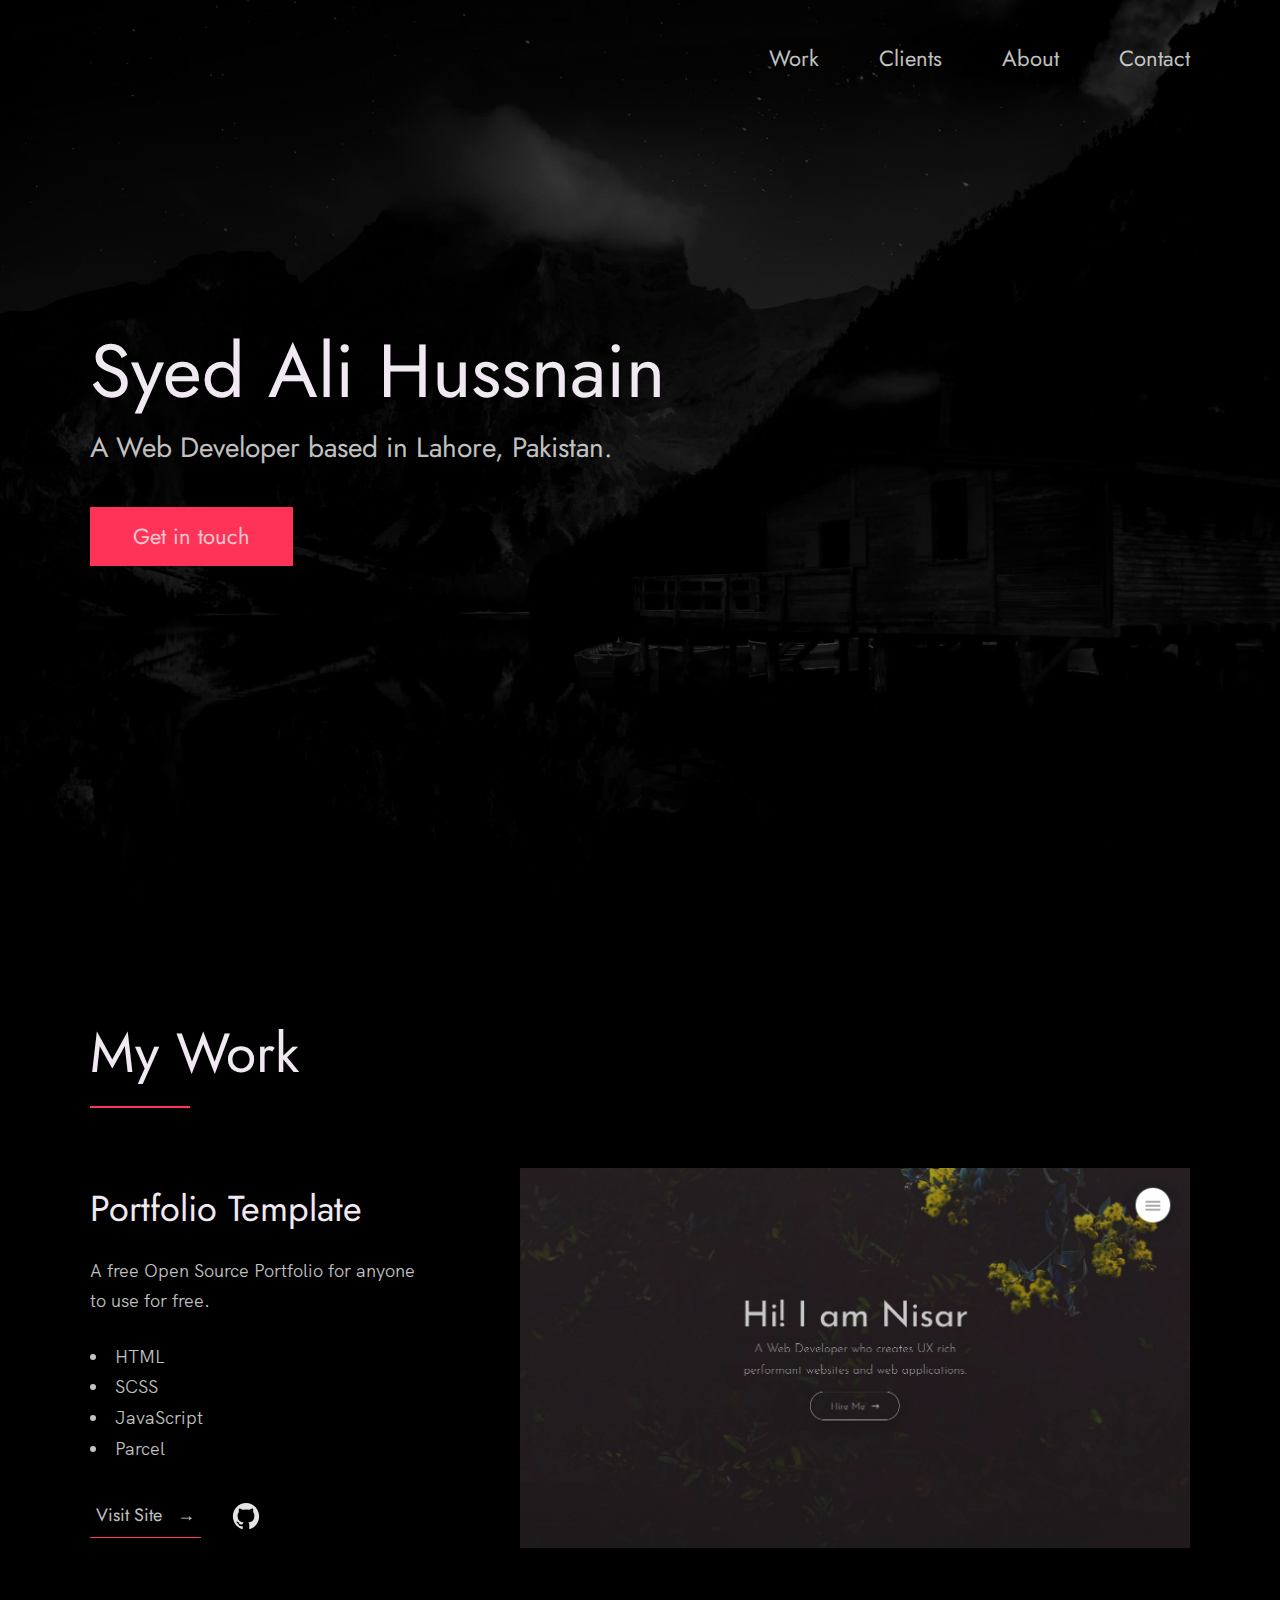
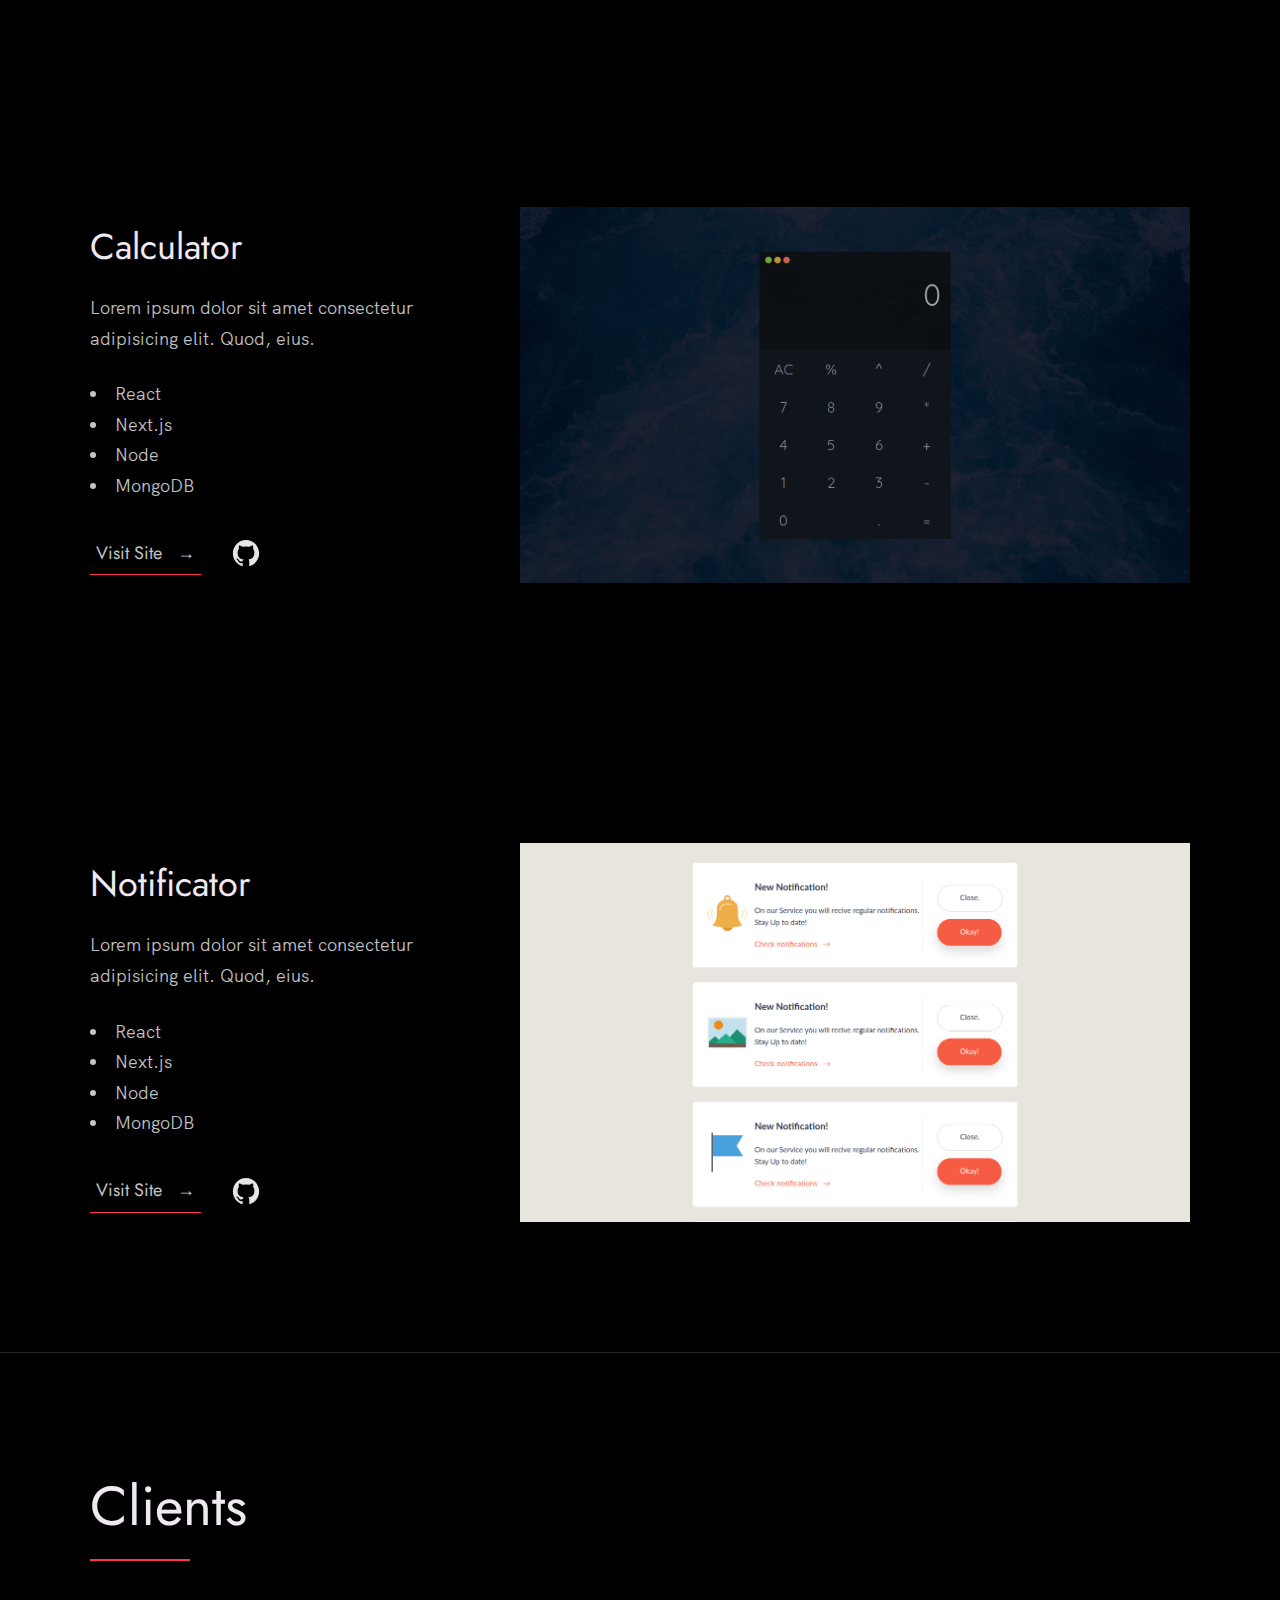
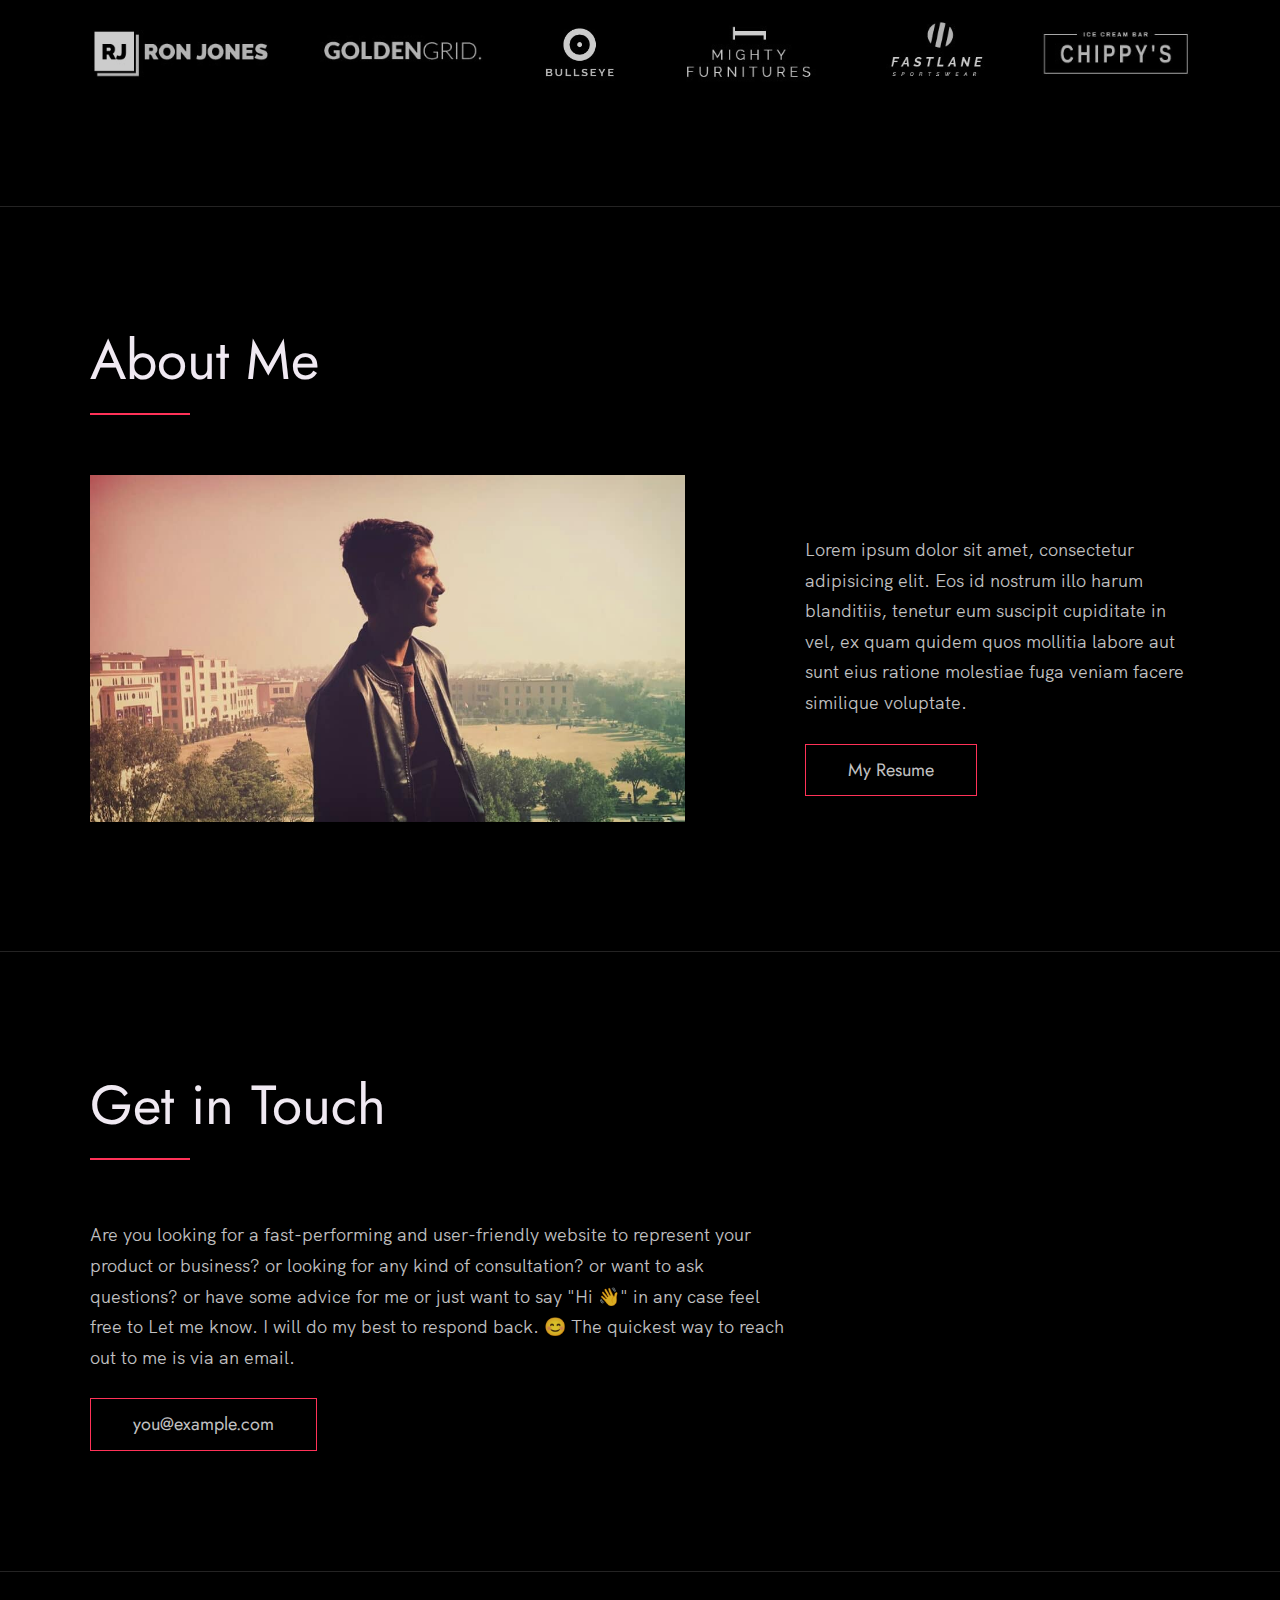
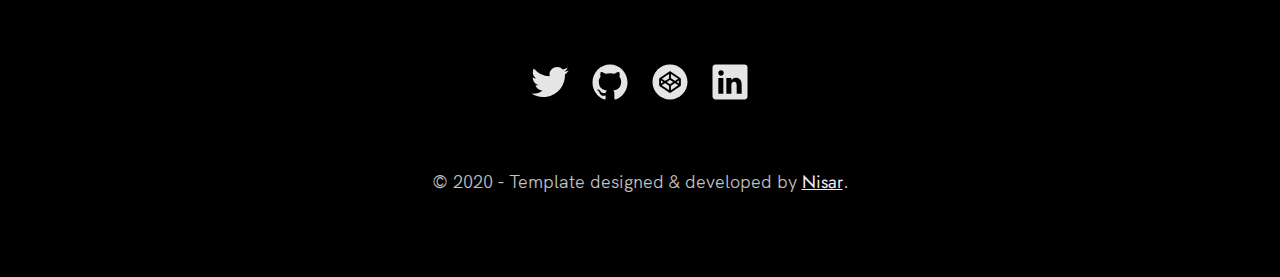
<file: index.html>
<!-- 
  Hello 😊.

  This template is designed and developed by Nisar Hassan Naqvi
  for anyone to use for free or customize the way they like.

  Github Repo: https://github.com/nisarhassan12/portfolio-template/
  My Website: https://nisar.dev

  For business & inquires, contact me => syednisarhassan12@gmail.com
-->

<!--
  Follow the instructions written in comments to create your stunning portfolio
-->

<!DOCTYPE html>
<html lang="en">

<head>
  <meta charset="UTF-8" />
  <meta name="viewport" content="width=device-width, initial-scale=1.0" />
  <link rel="shortcut icon" type="image/png" href="./images/favicon.png" />

  <!-- Put your site title here -->
  <title>
    Syed Ali Hussnain | A Web Developer based in Lahore, Pakistan.
  </title>

  <meta name="description" content="Add small description of yourslef.">
  <!-- Add some coding keywords below, Ex: (React, CSS etc) -->
  <meta name="keywords" content="Put your name, skills and some coding keywords" />
  <link rel="stylesheet" href="index.css" />
</head>

<body>

  <!-- ***** Header ***** -->

  <header class="header" role="banner" id="top">
    <div class="row">
      <nav class="nav" role="navigation">
        <ul class="nav__items">
          <li class="nav__item"><a href="#work" class="nav__link">Work</a></li>
          <li class="nav__item"><a href="#clients" class="nav__link">Clients</a></li>
          <li class="nav__item">
            <a href="#about" class="nav__link">About</a>
          </li>
          <li class="nav__item">
            <a href="#contact" class="nav__link">Contact</a>
          </li>
        </ul>
      </nav>
    </div>
    <div class="header__text-box row">
      <div class="header__text">
        <h1 class="heading-primary">
          <!-- Replace the following name with your name -->
          <span>Syed Ali Hussnain</span>
        </h1>
        <!-- Put a small paragraph about yourself -->
        <p>A Web Developer based in Lahore, Pakistan.</p>
        <a href="#contact" class="btn btn--pink">Get in touch</a>
      </div>
    </div>
  </header>

  <main role="main">

    <!-- ***** Work ***** -->

    <section class="work" id="work">
      <div class="row">
        <h2>My Work</h2>
        <div class="work__boxes">

          <!-- Each div with the work__box class is a project. -->

          <div class="work__box">
            <div class="work__text">
              <h3>Portfolio Template</h3>
              <p>
                A free Open Source Portfolio for anyone to use for free.
              </p>
              <ul class="work__list">
                <li>HTML</li>
                <li>SCSS</li>
                <li>JavaScript</li>
                <li>Parcel</li>
              </ul>

              <div class="work__links">
                <a href="https://nisar.surge.sh" target="_blank" class="link__text">
                  Visit Site <span>&rarr;</span>
                </a>
                <a href="https://github.com/nisarhassan12/portfolio" title="View Source Code" target="_blank">
                  <img src="./images/github.svg" class="work__code" alt="GitHub">
                </a>
              </div>
            </div>
            <div class="work__image-box">
              <img src="./images/project-1.png" class="work__image" alt="Project 1" />
            </div>
          </div>

          <div class="work__box">
            <div class="work__text">
              <h3>Calculator</h3>
              <p>
                Lorem ipsum dolor sit amet consectetur adipisicing elit. Quod,
                eius.
              </p>
              <ul class="work__list">
                <li>React</li>
                <li>Next.js</li>
                <li>Node</li>
                <li>MongoDB</li>
              </ul>

              <div class="work__links">
                <a href="#" class="link__text">
                  Visit Site <span>&rarr;</span>
                </a>
                <a href="#">
                  <img src="./images/github.svg" class="work__code" title="View Source Code" alt="GitHub">
                </a>
              </div>
            </div>
            <div class="work__image-box">
              <img src="./images/project-2.png" class="work__image" alt="Project 1" />
            </div>
          </div>

          <div class="work__box">
            <div class="work__text">
              <h3>Notificator</h3>
              <p>
                Lorem ipsum dolor sit amet consectetur adipisicing elit. Quod,
                eius.
              </p>
              <ul class="work__list">
                <li>React</li>
                <li>Next.js</li>
                <li>Node</li>
                <li>MongoDB</li>
              </ul>

              <div class="work__links">
                <a href="#" class="link__text">
                  Visit Site <span>&rarr;</span>
                </a>
                <a href="#">
                  <img src="./images/github.svg" class="work__code" title="View Source Code" alt="GitHub">
                </a>
              </div>
            </div>
            <div class="work__image-box">
              <img src="./images/project-3.png" class="work__image" alt="Project 3" />
            </div>
          </div>
        </div>
      </div>
    </section>

    <!-- ***** Clients ***** -->

    <section class="client" id="clients">
      <div class="row">
        <h2>Clients</h2>
        <div class="client__logos">
          <!-- Add logos of the clients or companies you'have worked with. -->
          <img src="./images/ronjones.png" class="client__logo" alt="Company 2" />
          <img src="./images/goldengrid.png" class="client__logo" alt="Company 3" />
          <img src="./images/bullseye.png" class="client__logo" alt="Company 1" />
          <img src="./images/mighty-furnitures.png" class="client__logo" alt="Company 1" />
          <img src="./images/fastlane.png" class="client__logo" alt="Company 3" />
          <img src="./images/chippy.png" class="client__logo" alt="Company 1" />
        </div>
      </div>
    </section>

    <!-- ***** About ***** -->

    <section class="about" id="about">
      <div class="row">
        <h2>About Me</h2>
        <div class="about__content">
          <div class="about__text">
            <!-- Replace the below paragraph with info about yourself -->
            <p>
              Lorem ipsum dolor sit amet, consectetur adipisicing elit. Eos id
              nostrum illo harum blanditiis, tenetur eum suscipit cupiditate
              in vel, ex quam quidem quos mollitia labore aut sunt eius
              ratione molestiae fuga veniam facere similique voluptate.
            </p>
            <!-- Provide a link to your resume -->
            <a href="#" class="btn">My Resume</a>
          </div>

          <div class="about__photo-container">
            <!-- Add a nice photo of yourself -->
            <img class="about__photo" src="./images/syed-ali-hussnain.jpg" alt="" />
          </div>
        </div>
      </div>
    </section>
  </main>

  <!-- ***** Contact ***** -->

  <section class="contact" id="contact">
    <div class="row">
      <h2>Get in Touch</h2>
      <div class="contact__info">
        <p>
          Are you looking for a fast-performing and user-friendly website to
          represent your product or business? or looking for any kind of
          consultation? or want to ask questions? or have some advice for me
          or just want to say "Hi 👋" in any case feel free to Let me know. I
          will do my best to respond back. 😊 The quickest way to reach out to
          me is via an email.
        </p>
        <!-- Replace the email with yours -->
        <a href="mailto:you@example.com" class="btn">you@example.com</a>
      </div>
    </div>
  </section>

  <!-- ***** Footer ***** -->

  <footer role="contentinfo" class="footer">
    <div class="row">
      <!-- Update the links to point to your accounts -->
      <ul class="footer__social-links">
        <li class="footer__social-link-item">
          <a href="https://twitter.com/nisarhassan12/" title="Link to Twitter Profile">
            <img src="./images/twitter.svg" class="footer__social-image" alt="Twitter">
          </a>
        </li>
        <li class="footer__social-link-item">
          <a href="https://github.com/nisarhassan12/" title="Link to Github Profile">
            <img src="./images/github.svg" class="footer__social-image" alt="Github">
          </a>
        </li>
        <li class="footer__social-link-item">
          <a href="https://codepen.io/nisar_hassan" title="Link to Codepen Profile">
            <img src="./images/codepen.svg" class="footer__social-image" alt="Codepen">
          </a>
        </li>
        <li class="footer__social-link-item">
          <a href=https://www.linkedin.com/in/nisar-hassan-naqvi-413466199/">
            <img src="./images/linkedin.svg" title="Link to Linkedin Profile" class="footer__social-image" alt="Linkedin">
          </a>
        </li>
      </ul>

      <!-- If you give me some credit by keeping the below paragraph, will be huge for me 😊 Thanks. -->
      <p>
        &copy; 2020 - Template designed & developed by <a href="https://nisar.dev" class="link">Nisar</a>.
      </p>
      <div class="footer__github-buttons">
        <iframe
          src="https://ghbtns.com/github-btn.html?user=nisarhassan12&repo=portfolio-template&type=watch&count=true"
          frameborder="0" scrolling="0" width="170" height="20" title="Watch Portfolio Template on GitHub">
        </iframe>
      </div>
    </div>
  </footer>

  <a href="#top" class="back-to-top" title="Back to Top">
    <img src="./images/arrow-up.svg" alt="Back to Top" class="back-to-top__image"/>
  </a>
  <script src="./index.js"></script>
</body>

</html>
</file>
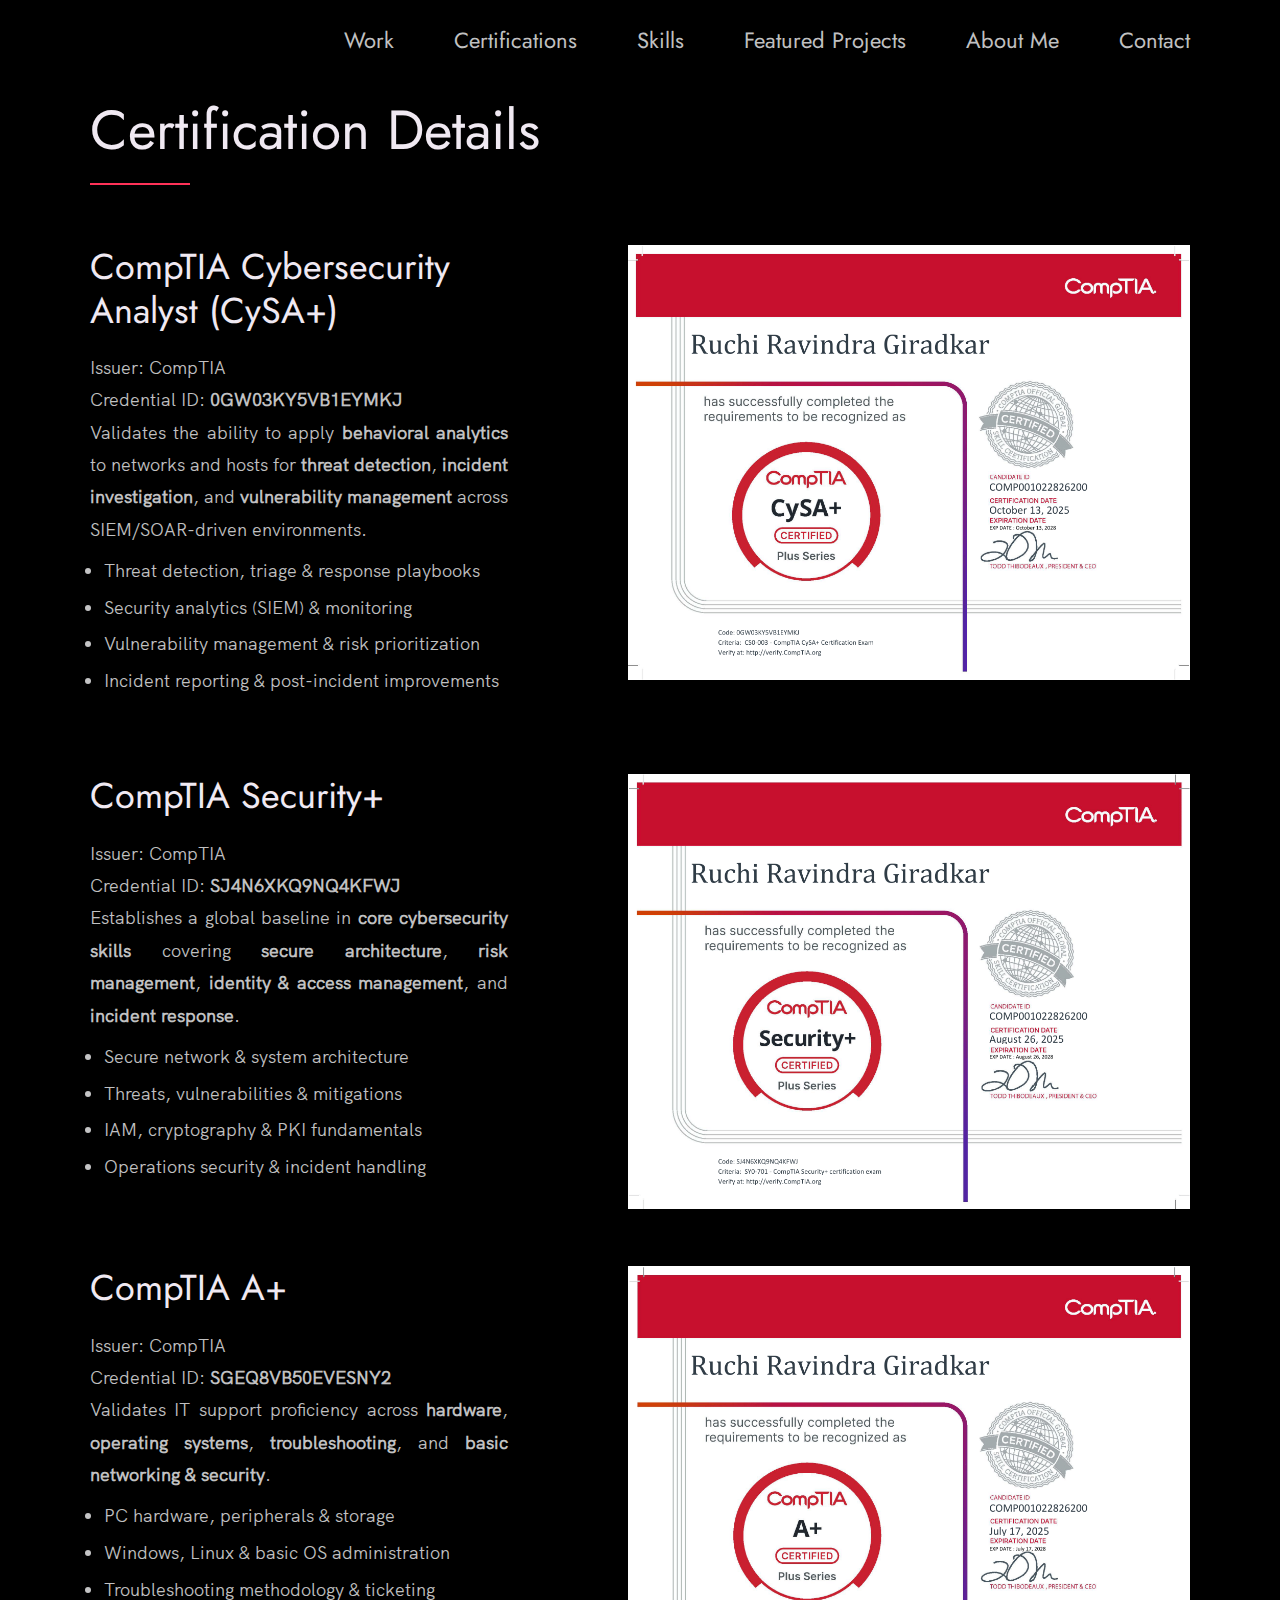
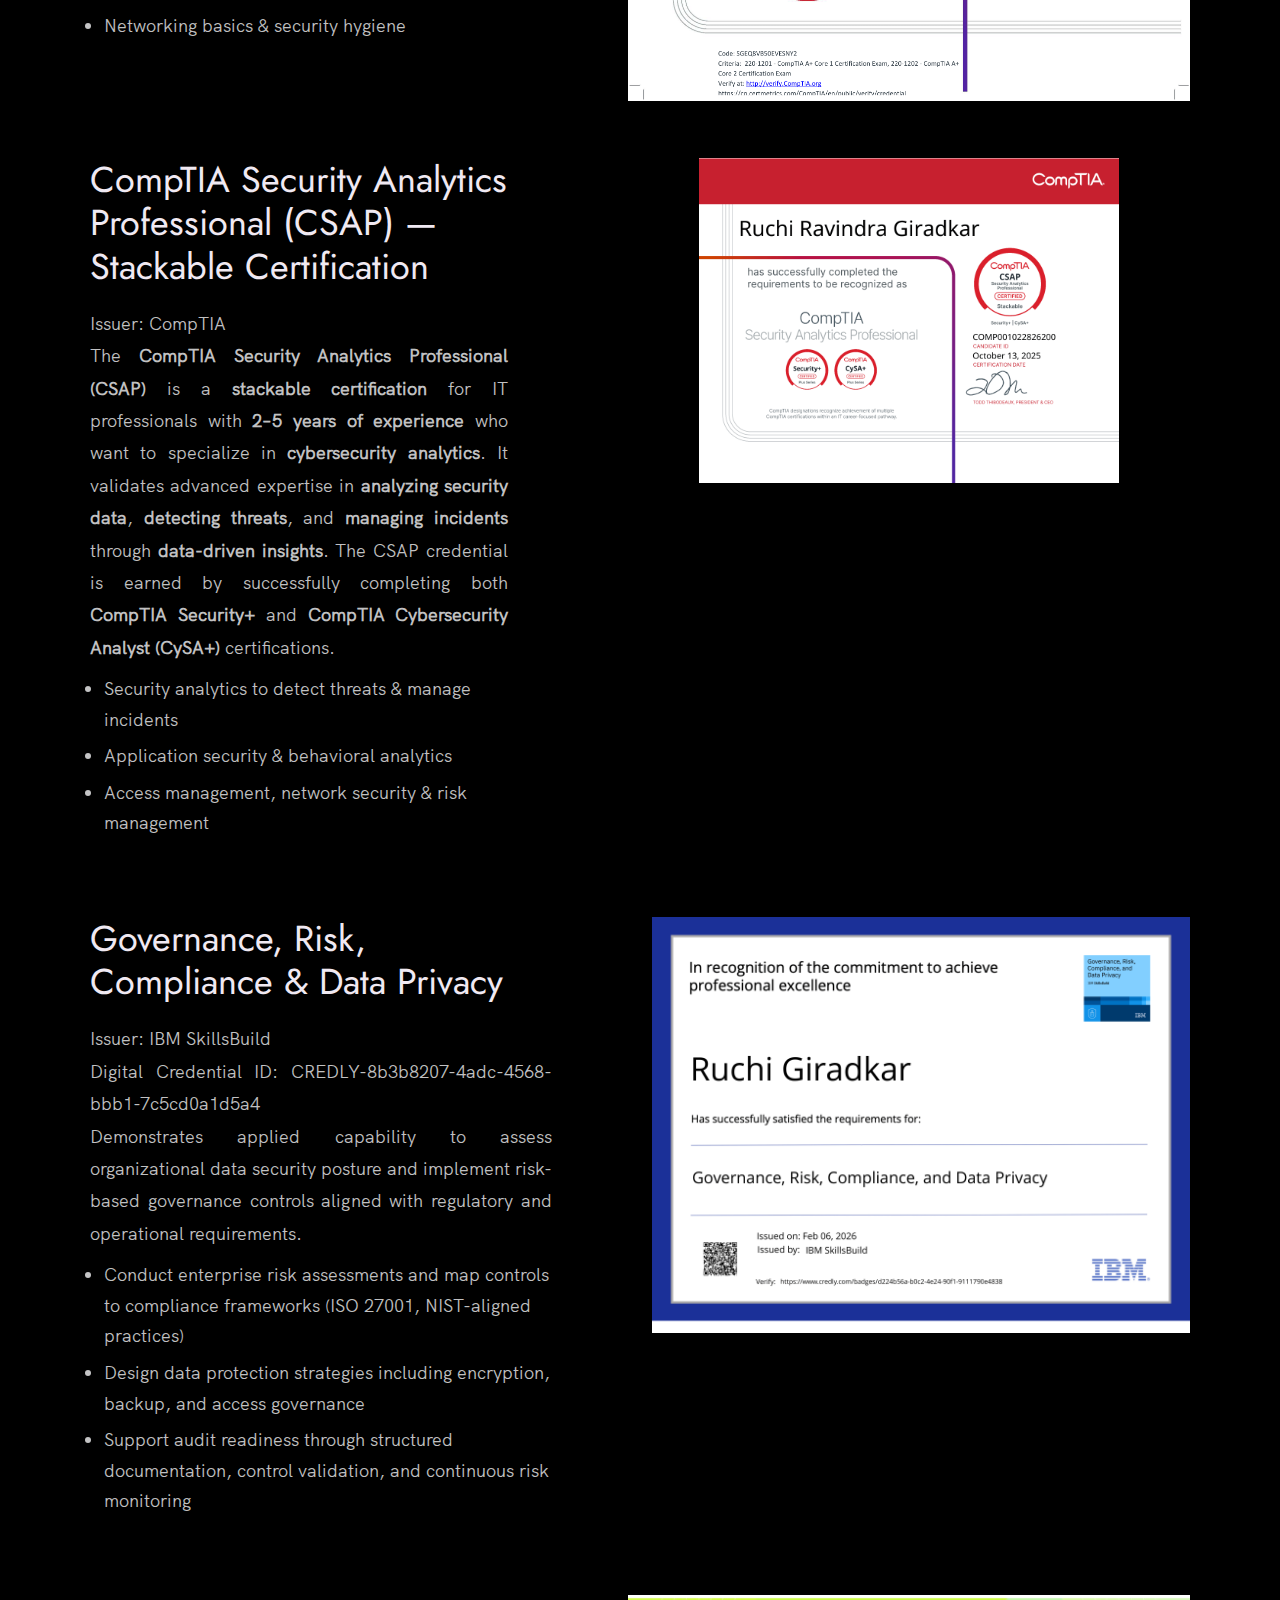
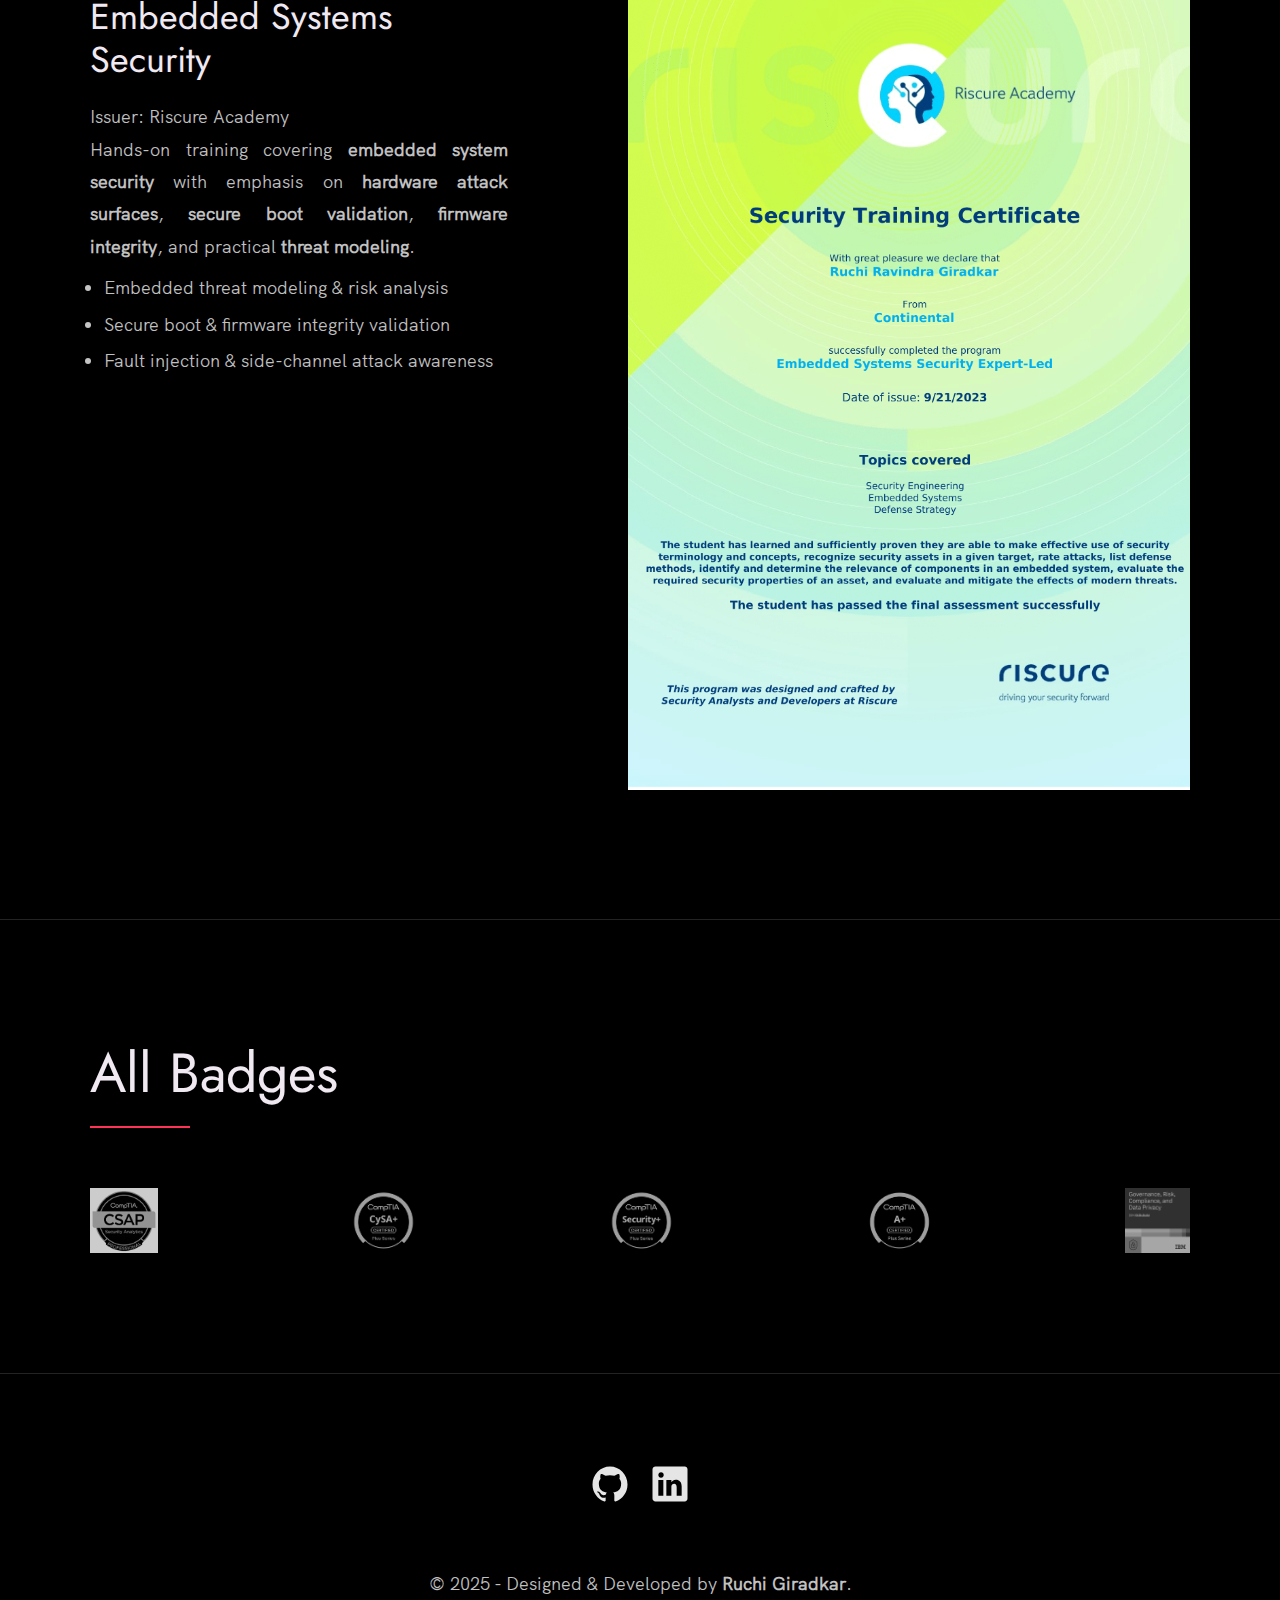
<file: certificates.html>
<!DOCTYPE html>
<html lang="en">
<head>
  <meta charset="utf-8" />
  <meta name="viewport" content="width=device-width, initial-scale=1" />
  <title>Ruchi Giradkar | Certificates</title>

  <!-- fonts + main stylesheet -->
  <link href="https://fonts.googleapis.com/css2?family=Jost:wght@300;400;500;600;700&display=swap" rel="stylesheet" />
  <link rel="stylesheet" href="index.css" />

  <style>
    /* ===== Page-only fixes (keep your site classes) ===== */

    /* Kill hero styles from index.css on this page */
    header.header{
      background: transparent !important;
      background-image: none !important;
      height: auto !important;
      min-height: 0 !important;
      background-attachment: initial !important;
      margin: 0;
      padding: 0; /* we'll control spacing via .nav and the section */
    }

    /* Make the top navbar compact */
    .nav{
      justify-content: flex-end;       /* keep items right-aligned */
      padding: 12px 0;                 /* smaller than global 3rem */
    }

    /* Start the content right after the nav */
    .work#certs{
      padding-top: 16px;               /* tiny breathing room */
    }
    #certs h2{
      margin-top: 0;
    }

    /* ====== Reduce large vertical gaps between certificate rows ======
       The template gives .work__box a big bottom margin.
       We remove it here and set a compact, consistent spacing. */
    #certs .work__box{ 
      margin-bottom: 0 !important;     /* neutralize global spacing */
      align-items: flex-start;         /* align text block with top of image */
      gap: 40px;                       /* tidy column gap */
    }
    #certs .work__box:not(:last-child){
      margin-bottom: 48px !important;  /* ↓ tighten space between rows */
    }

    /* Wider text column so bullets wrap nicely */
    @media (min-width: 901px){
      #certs .work__text{ flex:0 0 38%; max-width:38%; }
      #certs .work__image-box{ flex:1; margin-left:8rem; }
      /* CSAP row only (5th .work__box): a touch wider for better balance */
      #certs .work__box:nth-of-type(5) .work__text{ flex:0 0 42%; max-width:42%; }
      #certs .work__box:nth-of-type(5) .work__image-box{ margin-left:6rem; }
    }

    /* Even left & right edges for certificate paragraphs */
    #certs .work__text p{
      text-align: justify;
      text-justify: inter-word;
      text-align-last: left;           /* keep last line neat */
      line-height: 1.8;
      margin: 6px 0 10px;
      hyphens: none;
    }

    /* Keep lists tidy and readable */
    #certs .work__list{
      list-style: disc outside;
      padding-left: 1.4rem;
      margin-top: 8px;
    }
    #certs .work__list li{ margin: 6px 0; line-height: 1.7; }

    /* CSAP badge sizing */
    #certs .csap-badge img{
      max-width:420px;
      height:auto;
      display:block;
      margin:0 auto;
    }
  </style>
</head>

<body>
  <!-- Header -->
  <header class="header" role="banner" id="top">
    <div class="row">
      <nav class="nav" role="navigation">
        <ul class="nav__items">
          <li class="nav__item"><a href="index.html#work" class="nav__link">Work</a></li>
          <li class="nav__item"><a href="index.html#certifications" class="nav__link">Certifications</a></li>
          <li class="nav__item"><a href="index.html#skills" class="nav__link">Skills</a></li>
           <li class="nav__item"><a href="index.html#featured-projects" class="nav__link">Featured Projects</a></li>
          <li class="nav__item"><a href="index.html#about" class="nav__link">About Me</a></li>
          <li class="nav__item"><a href="index.html#contact" class="nav__link">Contact</a></li>
        </ul>
      </nav>
    </div>
  </header>

  <!-- Main -->
  <main role="main">
    <section class="work" id="certs">
      <div class="row">
        <h2>Certification Details</h2>

        <!-- CySA+ -->
        <div class="work__box">
          <div class="work__text">
            <h3>CompTIA Cybersecurity Analyst (CySA+)</h3>
            <p>
              Issuer: CompTIA<br />
              Credential ID: <strong>0GW03KY5VB1EYMKJ</strong><br />
              Validates the ability to apply <strong>behavioral analytics</strong> to networks and hosts for
              <strong>threat detection</strong>, <strong>incident investigation</strong>, and
              <strong>vulnerability management</strong> across SIEM/SOAR-driven environments.
            </p>
            <ul class="work__list">
              <li>Threat detection, triage &amp; response playbooks</li>
              <li>Security analytics (SIEM) &amp; monitoring</li>
              <li>Vulnerability management &amp; risk prioritization</li>
              <li>Incident reporting &amp; post-incident improvements</li>
            </ul>
          </div>
          <div class="work__image-box">
            <img src="./images/certificates/Cysa.png" alt="CompTIA CySA+ certificate" />
          </div>
        </div>

        <!-- Security+ -->
        <div class="work__box">
          <div class="work__text">
            <h3>CompTIA Security+</h3>
            <p>
              Issuer: CompTIA<br />
              Credential ID: <strong>SJ4N6XKQ9NQ4KFWJ</strong><br />
              Establishes a global baseline in <strong>core cybersecurity skills</strong> covering
              <strong>secure architecture</strong>, <strong>risk management</strong>,
              <strong>identity &amp; access management</strong>, and <strong>incident response</strong>.
            </p>
            <ul class="work__list">
              <li>Secure network &amp; system architecture</li>
              <li>Threats, vulnerabilities &amp; mitigations</li>
              <li>IAM, cryptography &amp; PKI fundamentals</li>
              <li>Operations security &amp; incident handling</li>
            </ul>
          </div>
          <div class="work__image-box">
            <img src="./images/certificates/Security.png" alt="CompTIA Security+ certificate" />
          </div>
        </div>

        <!-- A+ -->
        <div class="work__box">
          <div class="work__text">
            <h3>CompTIA A+</h3>
            <p>
              Issuer: CompTIA<br />
              Credential ID: <strong>SGEQ8VB50EVESNY2</strong><br />
              Validates IT support proficiency across <strong>hardware</strong>, <strong>operating systems</strong>,
              <strong>troubleshooting</strong>, and <strong>basic networking &amp; security</strong>.
            </p>
            <ul class="work__list">
              <li>PC hardware, peripherals &amp; storage</li>
              <li>Windows, Linux &amp; basic OS administration</li>
              <li>Troubleshooting methodology &amp; ticketing</li>
              <li>Networking basics &amp; security hygiene</li>
            </ul>
          </div>
          <div class="work__image-box">
            <img src="./images/certificates/A.png" alt="CompTIA A+ certificate" />
          </div>
        </div>

                <!-- CSAP -->
        <div class="work__box">
          <div class="work__text">
            <h3>CompTIA Security Analytics Professional (CSAP) — Stackable Certification</h3>
            <p>
              Issuer: CompTIA<br />
              The <strong>CompTIA Security Analytics Professional (CSAP)</strong> is a
              <strong>stackable certification</strong> for IT professionals with <strong>2–5 years of experience</strong>
              who want to specialize in <strong>cybersecurity analytics</strong>. It validates advanced expertise in
              <strong> analyzing security data</strong>, <strong>detecting threats</strong>, and
              <strong>managing incidents</strong> through <strong>data-driven insights</strong>. The CSAP credential is earned by
              successfully completing both <strong>CompTIA Security+</strong> and
              <strong>CompTIA Cybersecurity Analyst (CySA+)</strong> certifications.
            </p>
            <ul class="work__list">
              <li>Security analytics to detect threats &amp; manage incidents</li>
              <li>Application security &amp; behavioral analytics</li>
              <li>Access management, network security &amp; risk management</li>
            </ul>
          </div>
          <div class="work__image-box csap-badge">
            <img src="./images/certificates/CompTIA_Security_Analytics_Professional-CSAP_certificate.png" alt="CompTIA CSAP badge" />
          </div>
        </div>

        <!-- Governance, Risk, Compliance & Data Privacy -->
        <div class="work__box">
          <div class="work__text">
            <h3>Governance, Risk, Compliance &amp; Data Privacy</h3>
            <p>
              Issuer: IBM SkillsBuild<br />
              Digital Credential ID: CREDLY-8b3b8207-4adc-4568-bbb1-7c5cd0a1d5a4<br />
              Demonstrates applied capability to assess organizational data security posture and implement risk-based governance controls aligned with regulatory and operational requirements.
            </p>
            <ul class="work__list">
              <li>Conduct enterprise risk assessments and map controls to compliance frameworks (ISO 27001, NIST-aligned practices)</li>
              <li>Design data protection strategies including encryption, backup, and access governance</li>
              <li>Support audit readiness through structured documentation, control validation, and continuous risk monitoring</li>
            </ul>
          </div>
          <div class="work__image-box grc-badge">
            <img src="./images/certificates/governance-risk-compliance-and-data-privacy_certificate.png" alt="Governance, Risk, Compliance &amp; Data Privacy badge" />
          </div>
        </div>

        <!-- Riscure -->
        <div class="work__box">
          <div class="work__text">
            <h3>Embedded Systems Security</h3>
            <p>
              Issuer: Riscure Academy<br />
              Hands-on training covering <strong>embedded system security</strong> with emphasis on
              <strong>hardware attack surfaces</strong>, <strong>secure boot validation</strong>,
              <strong>firmware integrity</strong>, and practical <strong>threat modeling</strong>.
            </p>
            <ul class="work__list">
              <li>Embedded threat modeling &amp; risk analysis</li>
              <li>Secure boot &amp; firmware integrity validation</li>
              <li>Fault injection &amp; side-channel attack awareness</li>
            </ul>
          </div>
          <div class="work__image-box">
            <img src="./images/certificates/riscure.png" alt="Riscure Academy Security Training Certificate" />
          </div>
        </div>

      </div>
    </section>

    <!-- All Badges -->
    <section class="client" id="all-badges">
      <div class="row">
        <h2>All Badges</h2>
        <div class="client__logos">
          <img src="./images/badges/csap_black.png" class="client__logo" alt="CompTIA CSAP" />
          <img src="./images/badges/cysa.png" class="client__logo" alt="CompTIA CySA+" />
          <img src="./images/badges/securityplus.png" class="client__logo" alt="CompTIA Security+" />
          <img src="./images/badges/aplus.png" class="client__logo" alt="CompTIA A+" />
          <img src="./images/badges/governance-risk-compliance-and-data-privacy.png" class="client__logo" alt="Governance Risk Comliance and Data Privacy" />        
        </div>
    </section>

    <!-- ===================== FOOTER ===================== -->
<footer role="contentinfo" class="footer">
  <div class="row">
    <ul class="footer__social-links">
      <li class="footer__social-link-item">
        <a href="https://github.com/RuchiGiradkar" title="GitHub Profile" target="_blank">
          <img src="./images/github.svg" class="footer__social-image" alt="GitHub">
        </a>
      </li>
      <li class="footer__social-link-item">
        <a href="https://www.linkedin.com/in/ruchi-giradkar/" title="LinkedIn Profile" target="_blank">
          <img src="./images/linkedin.svg" class="footer__social-image" alt="LinkedIn">
        </a>
      </li>
    </ul>

    <p>
      &copy; 2025 - Designed &amp; Developed by <strong>Ruchi Giradkar</strong>.
    </p>
  </div>
</footer>

<!-- ===== Back to Top Button (Pink Circular Arrow) ===== -->
<a href="#top" class="back-to-top" title="Back to Top">
  <img src="./images/arrow-up.svg" alt="Back to Top" class="back-to-top__image"/>
</a>

<!-- ===== JavaScript for Back-to-Top Functionality ===== -->
<script>
  // Show or hide the back-to-top button when scrolling
  const backToTopButton = document.querySelector(".back-to-top");

  window.addEventListener("scroll", () => {
    if (window.scrollY > 400) {
      backToTopButton.classList.add("show");
    } else {
      backToTopButton.classList.remove("show");
    }
  });
</script>

<!-- ===== Existing Template JS ===== -->
<script src="./index.js"></script>

<!-- ===== Optional CSS (Ensures the pink arrow appears correctly) ===== -->
<style>
  .back-to-top {
    position: fixed;
    bottom: 30px;
    right: 30px;
    background-color: #ff3366;
    width: 48px;
    height: 48px;
    border-radius: 50%;
    display: flex;
    align-items: center;
    justify-content: center;
    opacity: 0;
    visibility: hidden;
    transition: all 0.3s ease;
    z-index: 9999;
  }

  .back-to-top.show {
    opacity: 1;
    visibility: visible;
  }

  .back-to-top__image {
    width: 24px;
    height: 24px;
    filter: brightness(0) invert(1); /* white arrow */
  }

  .back-to-top:hover {
    background-color: #e32e5d;
    transform: translateY(-3px);
  }
</style>
  </main>
</body>
</html>
</file>
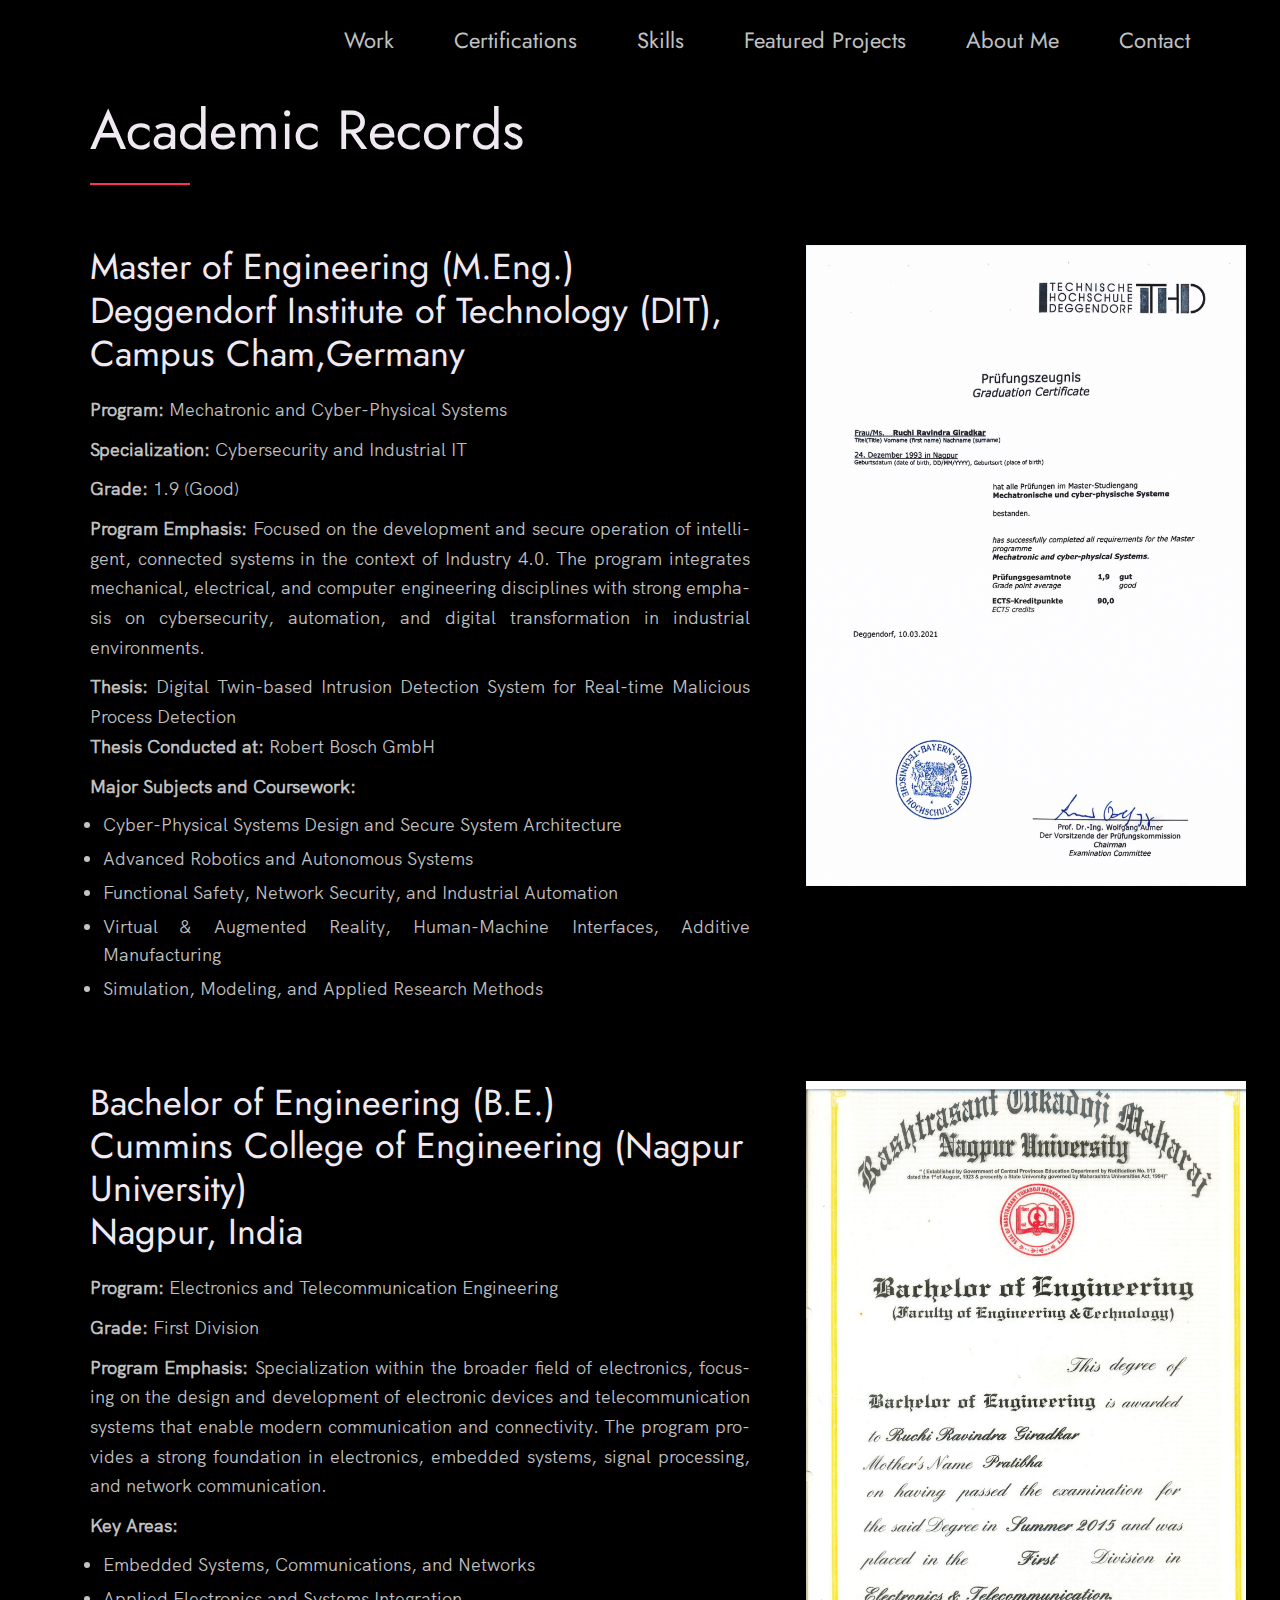
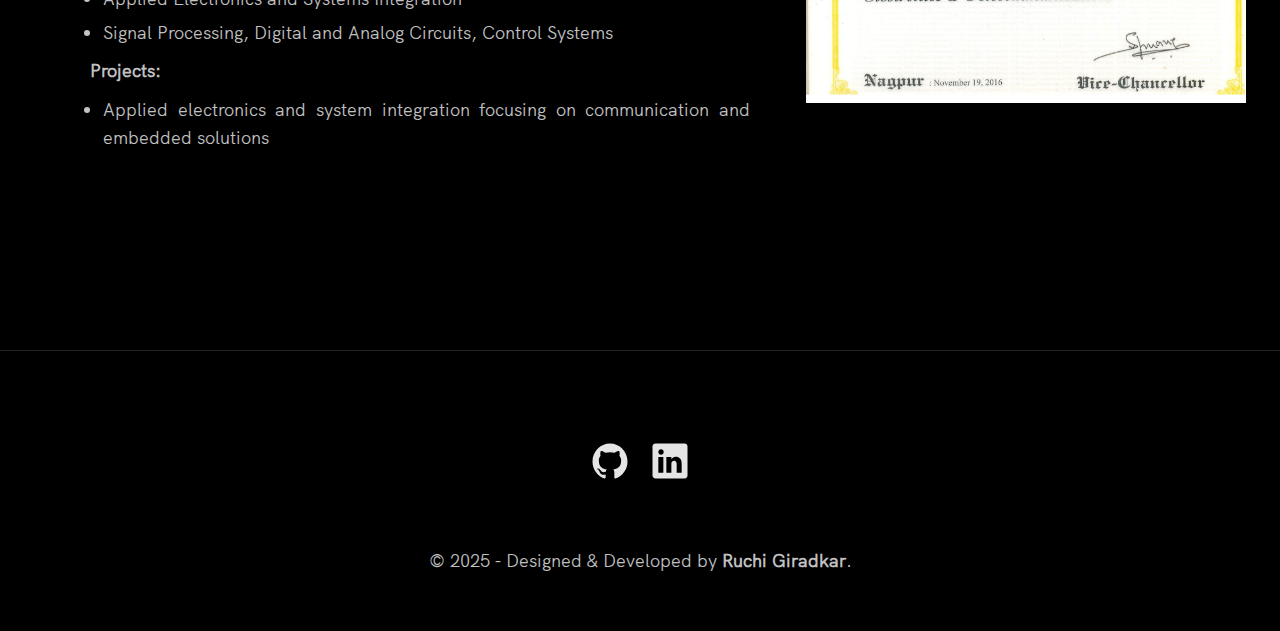
<file: records.html>
<!DOCTYPE html>
<html lang="en">
<head>
  <meta charset="utf-8" />
  <meta name="viewport" content="width=device-width, initial-scale=1" />
  <title>Ruchi Giradkar | Academic Records</title>

  <!-- fonts + main stylesheet (same as the rest of your site) -->
  <link href="https://fonts.googleapis.com/css2?family=Jost:wght@300;400;500;600;700&display=swap" rel="stylesheet" />
  <link rel="stylesheet" href="index.css" />

  <style>
    /* ============== Page-only tweaks for records ============== */

    /* Remove hero from this standalone page */
    header.header{
      background: transparent !important;
      background-image: none !important;
      height: auto !important;
      min-height: 0 !important;
      background-attachment: initial !important;
      margin: 0;
      padding: 0;
    }
    .nav{ justify-content:flex-end; padding:12px 0; }

    /* Section spacing */
    .work#records{ padding-top:16px; }
    #records h2{ margin-top:0; }

    /* Two-column education rows */
    .edu-row{
      display:flex;
      align-items:flex-start;
      gap:56px;
      margin-bottom:72px;
    }

    /* Widen text column so lines are longer -> fewer lines -> shorter height */
    @media (min-width:1024px){
      .edu-text{ flex:0 0 60%; max-width:820px; }
      .edu-figure{ flex:0 0 40%; }
    }
    @media (min-width:1400px){
      .edu-text{ flex-basis:62%; max-width:860px; }
      .edu-figure{ flex-basis:38%; }
    }

    /* Mobile/tablet stacks */
    @media (max-width:1023.98px){
      .edu-row{ flex-direction:column; }
      .edu-text, .edu-figure{ flex:1 1 auto; max-width:none; }
    }

    /* Keep image crisp, but let text width control total height balance */
    .edu-figure img{
      width:100%;
      height:auto;
      display:block;
      object-fit:contain;
    }

    /* -------- Full justification for clean left & right edges -------- */
    .edu-text p{
      margin:10px 0;
      line-height:1.65;
      text-align:justify;
      text-justify:inter-word;
      text-align-last:left;   /* neat last line */
      hyphens:auto;           /* better word breaks */
    }
    .edu-text ul{
      padding-left:1.3rem;
      margin:10px 0 0;
    }
    .edu-text li{
      margin:6px 0;
      line-height:1.55;
      text-align:justify;
      text-justify:inter-word;
      text-align-last:left;
      hyphens:auto;
    }

    /* Little emphasis helpers that match your site */
    .label{ font-weight:600; }
  </style>
</head>

<body>
  <!-- Header -->
  <header class="header" role="banner" id="top">
    <div class="row">
      <nav class="nav" role="navigation">
        <ul class="nav__items">
          <li class="nav__item"><a href="index.html#work" class="nav__link">Work</a></li>
          <li class="nav__item"><a href="index.html#certifications" class="nav__link">Certifications</a></li>
          <li class="nav__item"><a href="index.html#skills" class="nav__link">Skills</a></li>
           <li class="nav__item"><a href="index.html#featured-projects" class="nav__link">Featured Projects</a></li>
          <li class="nav__item"><a href="index.html#about" class="nav__link">About Me</a></li>
          <li class="nav__item"><a href="index.html#contact" class="nav__link">Contact</a></li>
        </ul>
      </nav>
    </div>
  </header>

  <!-- Main -->
  <main role="main">
    <section class="work" id="records">
      <div class="row">
        <h2>Academic Records</h2>

        <!-- ========== Master of Engineering ========== -->
        <div class="edu-row">
          <div class="edu-text">
            <h3>Master of Engineering (M.Eng.)<br />Deggendorf Institute of Technology (DIT), <br />Campus Cham,Germany</h3>

            <p><span class="label">Program:</span> Mechatronic and Cyber-Physical Systems</p>
            <p><span class="label">Specialization:</span> Cybersecurity and Industrial IT</p>
            <p><span class="label">Grade:</span> 1.9 (Good)</p>

            <p><span class="label">Program Emphasis:</span> Focused on the development and secure operation of intelligent, connected systems in the context of Industry 4.0. The program integrates mechanical, electrical, and computer engineering disciplines with strong emphasis on cybersecurity, automation, and digital transformation in industrial environments.</p>

            <p><span class="label">Thesis:</span> Digital Twin-based Intrusion Detection System for Real-time Malicious Process Detection<br>
               <span class="label">Thesis Conducted at:</span> Robert Bosch GmbH</p>

            <p class="label">Major Subjects and Coursework:</p>
            <ul>
              <li>Cyber-Physical Systems Design and Secure System Architecture</li>
              <li>Advanced Robotics and Autonomous Systems</li>
              <li>Functional Safety, Network Security, and Industrial Automation</li>
              <li>Virtual &amp; Augmented Reality, Human-Machine Interfaces, Additive Manufacturing</li>
              <li>Simulation, Modeling, and Applied Research Methods</li>
            </ul>
          </div>

          <figure class="edu-figure">
            <!-- Replace with your actual PNG path -->
            <img src="./images/records/masters_record.png" alt="M.Eng. Graduation Certificate (DIT)" />
          </figure>
        </div>

        <!-- ========== Bachelor of Engineering ========== -->
        <div class="edu-row">
          <div class="edu-text">
            <h3>Bachelor of Engineering (B.E.)<br />Cummins College of Engineering (Nagpur University)<br />Nagpur, India</h3>

            <p><span class="label">Program:</span> Electronics and Telecommunication Engineering</p>
            <p><span class="label">Grade:</span> First Division</p>

            <p><span class="label">Program Emphasis:</span> Specialization within the broader field of electronics, focusing on the design and development of electronic devices and telecommunication systems that enable modern communication and connectivity. The program provides a strong foundation in electronics, embedded systems, signal processing, and network communication.</p>

            <p class="label">Key Areas:</p>
            <ul>
              <li>Embedded Systems, Communications, and Networks</li>
              <li>Applied Electronics and Systems Integration</li>
              <li>Signal Processing, Digital and Analog Circuits, Control Systems</li>
            </ul>

            <p class="label">Projects:</p>
            <ul>
              <li>Applied electronics and system integration focusing on communication and embedded solutions</li>
            </ul>
          </div>

          <figure class="edu-figure">
            <!-- Replace with your actual PNG path -->
            <img src="./images/records/bachelors_record.png" alt="B.E. Degree Certificate (Nagpur University)" />
          </figure>
        </div>

      </div>
    </section>

    <!-- ===================== FOOTER ===================== -->
<footer role="contentinfo" class="footer">
  <div class="row">
    <ul class="footer__social-links">
      <li class="footer__social-link-item">
        <a href="https://github.com/RuchiGiradkar" title="GitHub Profile" target="_blank">
          <img src="./images/github.svg" class="footer__social-image" alt="GitHub">
        </a>
      </li>
      <li class="footer__social-link-item">
        <a href="https://www.linkedin.com/in/ruchi-giradkar/" title="LinkedIn Profile" target="_blank">
          <img src="./images/linkedin.svg" class="footer__social-image" alt="LinkedIn">
        </a>
      </li>
    </ul>

    <p>
      &copy; 2025 - Designed &amp; Developed by <strong>Ruchi Giradkar</strong>.
    </p>
  </div>
</footer>

<!-- ===== Back to Top Button (Pink Circular Arrow) ===== -->
<a href="#top" class="back-to-top" title="Back to Top">
  <img src="./images/arrow-up.svg" alt="Back to Top" class="back-to-top__image"/>
</a>

<!-- ===== JavaScript for Back-to-Top Functionality ===== -->
<script>
  // Show or hide the back-to-top button when scrolling
  const backToTopButton = document.querySelector(".back-to-top");

  window.addEventListener("scroll", () => {
    if (window.scrollY > 400) {
      backToTopButton.classList.add("show");
    } else {
      backToTopButton.classList.remove("show");
    }
  });
</script>

<!-- ===== Existing Template JS ===== -->
<script src="./index.js"></script>

<!-- ===== Optional CSS (Ensures the pink arrow appears correctly) ===== -->
<style>
  .back-to-top {
    position: fixed;
    bottom: 30px;
    right: 30px;
    background-color: #ff3366;
    width: 48px;
    height: 48px;
    border-radius: 50%;
    display: flex;
    align-items: center;
    justify-content: center;
    opacity: 0;
    visibility: hidden;
    transition: all 0.3s ease;
    z-index: 9999;
  }

  .back-to-top.show {
    opacity: 1;
    visibility: visible;
  }

  .back-to-top__image {
    width: 24px;
    height: 24px;
    filter: brightness(0) invert(1); /* white arrow */
  }

  .back-to-top:hover {
    background-color: #e32e5d;
    transform: translateY(-3px);
  }
</style>
    
  </main>
</body>
</html>
</file>
<file: index.css>
/* --------------------------------------- */
/* ----- Basic Setup ----- */
/* --------------------------------------- */

@font-face {
    font-family: 'Hk Grotesk';
    font-style: normal;
    font-weight: 400;
    src: url('./fonts/HKGrotesk-Regular.woff') format('woff');
}

@font-face {
    font-family: 'Jost';
    font-style: normal;
    font-weight: 400;
    src: url('./fonts/Jost-Regular.ttf') format('woff');
}

* {
    margin: 0;
    padding: 0;
    box-sizing: inherit;
}

:root {
    --font-size-small: 1.8rem;
    --font-size-normal: 2.2rem;
    --font-size-medium: 2.8rem;
    --font-size-medium-1: 3.6rem;
    --font-size-large: 5.5rem;
    --font-size-huge: 7.5rem;
    --font-stack: 'Hk Grotesk', sans-serif;

    --line-height-normal: 1.7;
    --line-height-small: 1.2;

    --black: #000;
    --pink: #ff3258;
    --white: #f0e9f2;
    --white-1: #e5e5e6da;


    --container-max-width: 1180px;
    --container-normal-width: 800px;
    --container-medium-width: 700px; 
    --container-small-width: 500px;

    --gutter-huge: 12rem;
    --gutter-medium: 6rem;
    --gutter-normal: 3rem;
    --gutter-small-1: 2.5rem;
    --gutter-small: 2rem;

    --border-light: 1px solid rgb(36, 35, 35);
}

html {
    font-size: 62.5%; /* (16/10)*100 = 62.5% => 1rem = 10px */
    box-sizing: border-box;
    scroll-behavior: smooth;
}

@media(max-width: 1000px) {
    html {
        font-size: 52%;
    }
}

body {
    font-size: var(--font-size-small);
    font-family: var(--font-stack);
    font-weight: 400;
    color: var(--white-1);
    line-height: var(--line-height-normal);
    background: var(--black);
    overflow-x: hidden;
}

.row {
    max-width: var(--container-max-width);
    margin: 0 auto;
}

@media(max-width: 1340px) {
    .row {
        max-width: 1100px;
    }
}

@media(max-width: 1240px) {
    .row {
        padding: 0 var(--gutter-medium);
    }
}

@media(max-width: 600px) {
    .row {
        padding: 0 var(--gutter-normal);
    }
}

@media(max-width: 600px) {
    .row {
        padding: 0 var(--gutter-small);
    }
}

section {
    padding: var(--gutter-huge) 0;
    border-bottom: var(--border-light);
}

img {
    object-fit: contain;
    max-width: 100%;
}

/* --------------------------------------- */
/* ----- Headlines and Paragraphs ----- */
/* --------------------------------------- */

h1,
h2,
h3 {
    font-family: 'Jost', sans-serif;
    font-weight: 400;
    line-height: var(--line-height-small);
    color: var(--white);
}

.heading-primary {
    line-height: 1;
    font-size: var(--font-size-huge);
    font-weight: 400;
}

@media(max-width: 900px) {
    .heading-primary {
        font-size: 6.5rem;
    }
}

h2 {
    font-size: var(--font-size-large);
    margin-bottom: var(--gutter-medium);
}

h2::after {
    content: '';
    display: block;
    height: 2px;
    width: 10rem;
    background: var(--pink);
    margin: var(--gutter-small) 0;
}

h3 {
    font-size: var(--font-size-medium-1);
    margin-bottom: var(--gutter-small);
}

@media(max-width: 500px) {
    .heading-primary {
        font-size: var(--font-size-large);
    }

    h2 {
        font-size: var(--font-size-medium-1);
    }

    h3 {
        font-size: var(--font-size-medium);
    }
}

p {
    margin: var(--gutter-small-1) 0;
}

@media(max-width: 900px) {
    p { 
        max-width: var(--container-small-width);
    }
}

/* --------------------------------------- */
/* ----- Buttons and Links ----- */
/* --------------------------------------- */

a {
    color: var(--white);
    font-weight: 400;
    font-family: 'Jost', sans-serif;
    transition: all .2s;
    outline: 2px solid transparent;
}

::-moz-focus-inner {
    border: 0;
}

button:focus,
a:focus {
    outline: 2px solid var(--pink);
}

body:not(.user-is-tabbing) button:focus,
body:not(.user-is-tabbing) a:focus {
    outline: none;
}

.link:hover {
    color: var(--pink);
}

.btn {
    position: relative;
    display: inline-block;
    padding: 1rem 4.2rem;
    text-decoration: none;
    color: inherit;
    border: 1px solid  var(--pink);
    font-weight: 400;
}

.btn:focus {
    outline: none;
}

.btn::after {
    content: '';
    display: block;
    position: absolute;
    top: 0;
    left: 0;
    right: 100%;
    background: var(--white);
    height: 100%;
    z-index: -1;
    transition: all 0.2s cubic-bezier(1, 0.68, 0.16, 0.9);
}

.btn:hover::after,
.btn:focus::after {
    right: 0;
    background: var(--pink);
}

.btn--pink {
    background: var(--pink);
    transition: all 0.2s;
}

.btn--pink::after {
    display: none;
}

.btn--pink:hover,
.btn--pink:focus {
    background: transparent;
}

.link__text {
    position: relative;
    display: inline-block;
    padding: .6rem;
    color: inherit;
    text-decoration: none;
    border-bottom: 1px solid var(--pink);
}

.link__text::after {
    content: '';
    display: block;
    position: absolute;
    top: 0;
    left: 0;
    right: 100%;
    background: var(--white);
    height: 100%;
    z-index: -1;
    transition: all 0.2s cubic-bezier(1, 0.68, 0.16, 0.9);
}

.link__text:focus {
    outline: none;
}

.link__text:hover::after,
.link__text:focus:after {
    right: 0;
    background: var(--pink);
}

.link__text span {
    padding-left: 1rem;
    font-family: sans-serif;
}

/* ----- Back to Top ----- */

.back-to-top {
    position: fixed;
    bottom: 4rem;
    right: 4rem;
    display: flex;
    justify-content: center;
    align-items: center;
    height: 5.5rem;
    width: 5.5rem;
    background-color: var(--pink);
    border-radius: 50%;
    z-index: 10;
    visibility: hidden;
    transition: all .4s;
}

.back-to-top__image {
    height: 70%;
}

@media(max-width: 900px) {
    .back-to-top {
        right: 2rem;
    }
}

@media(max-width: 500px) {
    .back-to-top {
        right: 1rem;
    }
}

/* --------------------------------------- */
/* ----- Navigation ----- */
/* --------------------------------------- */

.nav {
    display: flex;
    justify-content: flex-end;
    padding: var(--gutter-normal) 0;
}

.nav__items {
    display: flex;
    list-style: none;
}

.nav__item:not(:last-child) {
    margin-right: var(--gutter-medium);
}

@media(max-width: 500px) {
    .nav {
        justify-content: center;
    }
}

@media(max-width: 400px) {
    .nav__item:not(:last-child) {
        margin-right: var(--gutter-normal);
    }
}

@media(max-width: 300px) {
    .nav {
        font-size: var(--font-size-small);
    }
}

.nav__link {
    position: relative;
    display: inline-block;
    padding: 1rem 0;
    text-decoration: none;
    color: inherit;
    transition: all .2s;
}

.nav__link::after {
    content: '';
    position: absolute;
    bottom: 0;
    left: 0;
    right: 100%;
    display: inline-block;
    height: 1rem;
    background: var(--white);
    transition: all 0.25s cubic-bezier(1, 0.68, 0.16, 0.9);
}

.nav__link:hover {
    color: var(--pink);
}

.nav__link:hover::after {
    right: 0;
    height: 2px;
    background: var(--pink);
}

/* --------------------------------------- */
/* ----- Header ----- */
/* --------------------------------------- */

.header {
    background: linear-gradient(rgba(0,0,0, .1), rgba(0,0,0, .4)), 
        url('./images/header.jpg');
    height: 100vh;
    background-size: cover;
    background-position: center;
    background-attachment: fixed;
    font-size: var(--font-size-normal);
}

.header__text {
    position: absolute;
    top: 50%;
    transform: translateY(-50%);
}

.header__text p {
    margin: 1.5rem 0 3.5rem;
    max-width: var(--container-medium-width);
    font-family: 'Jost', sans-serif;
    font-size: var(--font-size-medium);
}

@media(max-width: 500px) {
    .header {
        text-align: center;
    }

    .header__text p {
        transform: scale(.8);
    }
}

/* --------------------------------------- */
/* ----- Work ----- */
/* --------------------------------------- */

.work__box {
    display: flex;
    align-items: center;
}

@media(max-width: 900px) {
    .work__box {
        align-items: initial;
        flex-direction: column-reverse;
    }
}

.work__box:not(:last-child) {
    margin-bottom: 25rem;
}

@media(max-width: 500px) {
    .work__box:not(:last-child) {
        margin-bottom: 20rem;
    }
}

.work__links {
    display: flex;
    align-items: center;
}

.work__text {
    flex: 0 0 30%;
}

.work__list {
    /* list-style-type: square; */
    list-style-position: inside;
    margin-bottom: var(--gutter-normal);
}

.work__code {
    display: block;
    height: 3rem;
    margin-left: var(--gutter-normal);
    transition: all .3s;
}

.work__code:hover {
    transform: scale(1.2);
}

.work__image-box {
    margin-bottom: var(--gutter-normal);
}

@media(min-width: 901px) {
    .work__image-box {
        flex: 1;
        margin: 0 0 0 10rem;
    }
}

@media(max-width: 900px) {
    .work__code {
        height: 4rem;
    }
}

/* --------------------------------------- */
/* ----- Clients ----- */
/* --------------------------------------- */

.client__logos {
    display: flex;
    justify-content: space-between;
    filter: invert(100%) grayscale(100%) opacity(.8);
}

.client__logo {
    height: 6.5rem;
    max-width: 18rem;
}

@media(max-width: 1240px) {
    .client__logos {
        overflow-x: scroll;
        padding: var(--gutter-normal);
    }

    .client__logo:not(:last-of-type) {
        margin-right: var(--gutter-medium);
    }
}

/* --------------------------------------- */
/* ----- About ----- */
/* --------------------------------------- */

.about__content {
    display: flex;
    flex-direction: row-reverse;
    align-items: center;
}

@media(max-width: 900px) {
    .about__content {
        flex-direction: column-reverse;
        align-items: initial;
    }
}

.about__photo-container {
    margin-bottom: var(--gutter-normal);
}

@media(min-width: 901px) {
    .about__text {
        flex: 0 0 35%;
    }
    
    .about__photo-container {
        flex: 1;
        margin: 0 var(--gutter-huge) 0 0;
    }
}

/* --------------------------------------- */
/* ----- Contact ----- */
/* --------------------------------------- */

.contact__info {
    max-width: var(--container-medium-width);
}

/* --------------------------------------- */
/* ----- Footer ----- */
/* --------------------------------------- */

.footer {
    text-align: center;
    padding: var(--gutter-medium) 0 var(--gutter-normal);
}

.footer__social-links {
    display: flex;
    justify-content: center;
    padding: var(--gutter-normal) 0;
    list-style: none;
}

.footer__social-link-item:not(:last-of-type) {
    margin-right: var(--gutter-small);
}

.footer__social-image {
    height: 4rem;
}

.footer__github-buttons {
    display: flex;
    justify-content: center;
}

.footer__github-buttons iframe {
    height: 2.5rem;
    width: 84px;
    transform: translateY(3px);
}

@media(max-width: 500px) {
    .footer {
        padding: var(--gutter-medium) 0;
    } 
}
</file>
